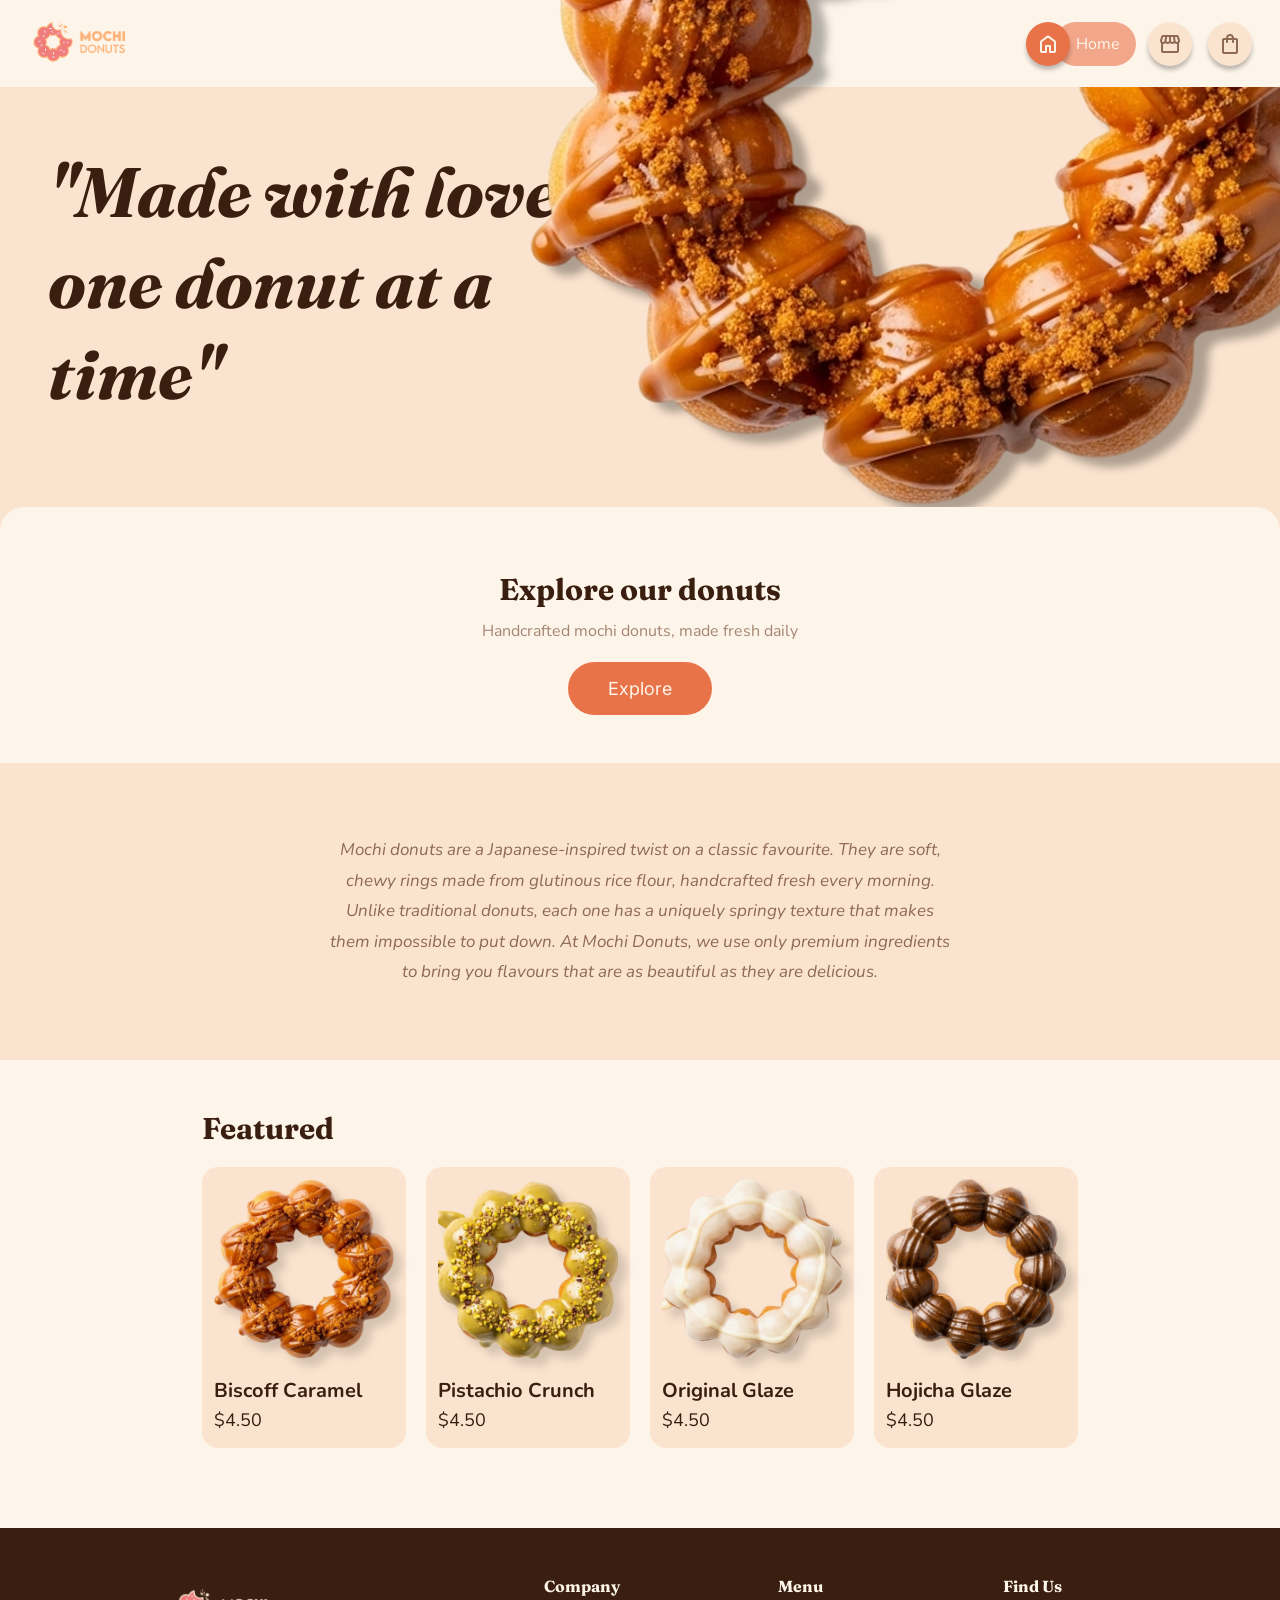
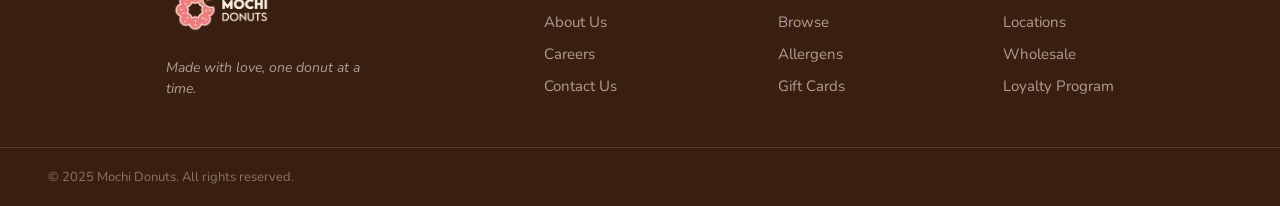
<file: index.html>
<!DOCTYPE html>
<html lang="en">

<head>
    <meta charset="UTF-8">
    <meta name="viewport" content="width=device-width, initial-scale=1.0">
    <title>Mochi Donuts</title>
    <link rel="stylesheet" href="css/style.css">
    <link href="https://fonts.googleapis.com/css2?family=Fraunces:ital,wght@0,400;0,700;1,400;1,700&family=Inter:wght@400;500;600&family=Nunito:wght@400;500;600;700&display=swap" rel="stylesheet">
    <link href="https://fonts.googleapis.com/css2?family=Material+Symbols+Rounded" rel="stylesheet">
</head>

<body>
    <!-- Top Navbar (Desktop) -->
    <header class="navbar">
        <div class="logo">
            <img src="images/logo.png" alt="mochi donuts logo">
        </div>

        <nav class="top-nav">
            <a href="index.html" class="nav-link active">
                <span class="nav-icon">
                    <span class="material-symbols-rounded">home</span>
                </span>
                <span class="nav-label">Home</span>
            </a>
            <a href="browse.html" class="nav-link">
                <span class="nav-icon">
                    <span class="material-symbols-rounded">storefront</span>
                </span>
            </a>
            <a href="cart.html" class="nav-link">
                <span class="nav-icon">
                    <span class="material-symbols-rounded">shopping_bag</span>
                    <span class="cart-number" id="cart-number"></span>
                </span>
            </a>
        </nav>
    </header>

    <!-- Page Content -->
    <main class="home-page">
        <!-- Hero Section -->
        <section class="hero">
            <h1 class="hero-text">"Made with love, <br>one donut at a time"</h1>
            <figure class="hero-image">
                <img src="images/biscoff.png" alt="Biscoff caramel donut">
            </figure>
        </section>

        <!-- CTA Section -->
        <div class="cta-section">
            <h2>Explore our donuts</h2>
            <p>Handcrafted mochi donuts, made fresh daily</p>
            <a href="browse.html" class="btn-browse">Explore</a>
        </div>

        <!-- Info Dividor Section -->
        <div class="info-strip">
            <p>Mochi donuts are a Japanese-inspired twist on a classic favourite. They are soft, chewy rings made from glutinous rice flour, handcrafted fresh every morning. Unlike traditional donuts, each one has a uniquely springy texture that makes them impossible to put down. At Mochi Donuts, we use only premium ingredients to bring you flavours that are as beautiful as they are delicious.</p>
        </div>

        <!-- Featured Section -->
        <section class="featured">
            <!-- Featured donuts -->
             <div class="featured-donuts">
                <h2>Featured</h2>
                <div class="featured-grid">
                </div>
             </div>
        </section>
    </main>

    <!-- Bottom Navbar (Mobile) -->
    <nav class="bottom-nav">
        <a href="index.html" class="nav-link active">
            <span class="nav-icon">
                <span class="material-symbols-rounded">home</span>
            </span>
            <span class="nav-label">Home</span>
        </a>
        <a href="browse.html" class="nav-link">
            <span class="nav-icon">
                <span class="material-symbols-rounded">storefront</span>
            </span>
        </a>
        <a href="cart.html" class="nav-link">
            <span class="nav-icon">
                <span class="material-symbols-rounded">shopping_bag</span>
                <span class="cart-number" id="cart-number-mobile"></span>
            </span>
        </a>
    </nav>

    <!-- Footer -->
    <footer class="footer">
        <div class="footer-top">
            <div class="footer-brand">
                <img src="images/logo_footer.png" alt="Mochi Donuts">
                <p>Made with love, one donut at a time.</p>
            </div>

            <div class="footer-col">
                <h4>Company</h4>
                <a href="#">About Us</a>
                <a href="#">Careers</a>
                <a href="#">Contact Us</a>
            </div>

            <div class="footer-col">
                <h4>Menu</h4>
                <a href="browse.html">Browse</a>
                <a href="#">Allergens</a>
                <a href="#">Gift Cards</a>
            </div>

            <div class="footer-col">
                <h4>Find Us</h4>
                <a href="#">Locations</a>
                <a href="#">Wholesale</a>
                <a href="#">Loyalty Program</a>
            </div>
        </div>

        <div class="footer-bottom">
            <p>&copy; 2025 Mochi Donuts. All rights reserved.</p>
        </div>
    </footer>

    <script src="js/data.js"></script>
    <script src="js/cart.js"></script>
    <script src="js/main.js"></script>
</body>
</html>
</file>
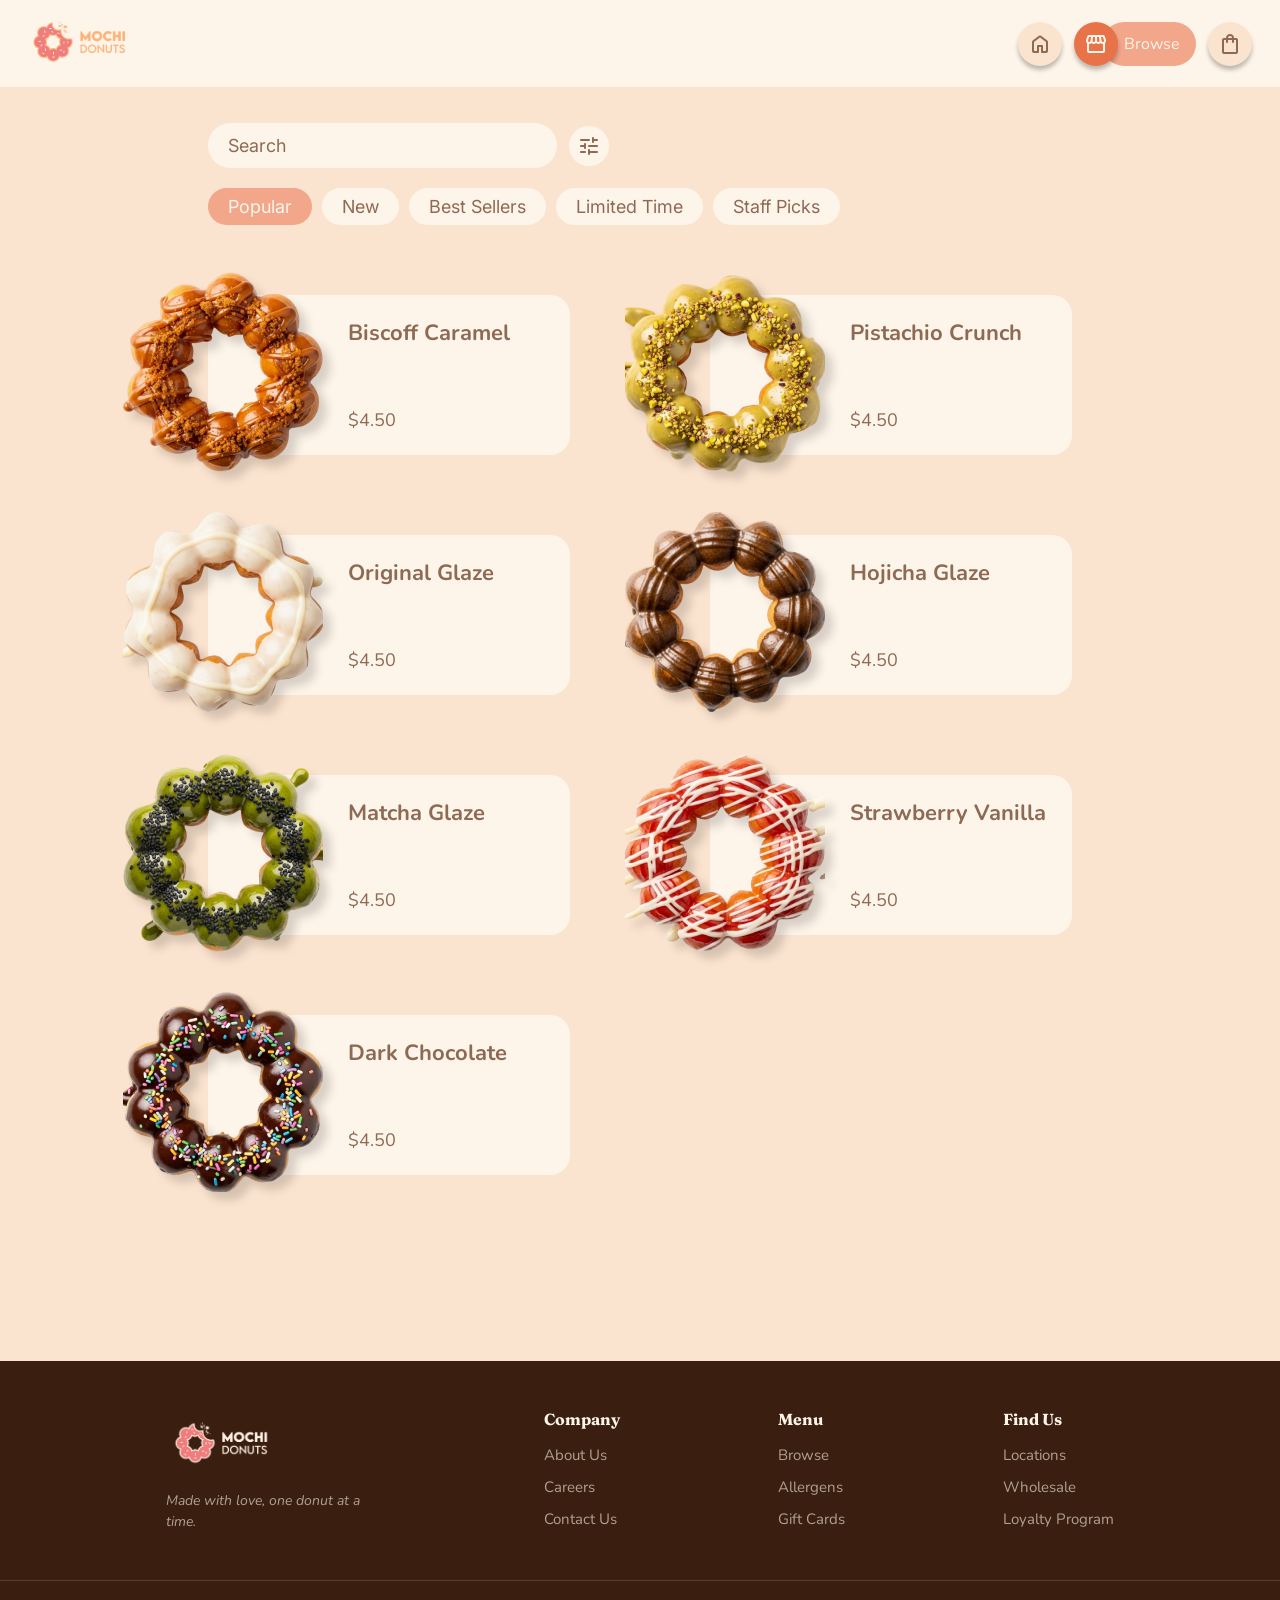
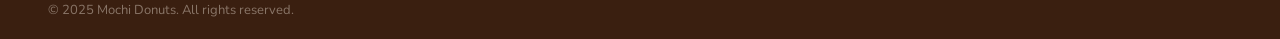
<file: browse.html>
<!DOCTYPE html>
<html lang="en">

<head>
    <meta charset="UTF-8">
    <meta name="viewport" content="width=device-width, initial-scale=1.0">
    <title>Mochi Donuts - Browse</title>
    <link rel="stylesheet" href="css/style.css">
    <link href="https://fonts.googleapis.com/css2?family=Fraunces:ital,wght@0,400;0,700;1,400;1,700&family=Inter:wght@400;500;600&family=Nunito:wght@400;500;600;700&display=swap" rel="stylesheet">
    <link href="https://fonts.googleapis.com/css2?family=Material+Symbols+Rounded" rel="stylesheet">
</head>

<body class="browse-body">
    <!-- Top Navbar (Desktop) -->
    <header class="navbar">
        <div class="logo">
            <img src="images/logo.png" alt="mochi donuts logo">
        </div>

        <nav class="top-nav">
            <a href="index.html" class="nav-link">
                <span class="nav-icon">
                    <span class="material-symbols-rounded">home</span>
                </span>
            </a>
            <a href="browse.html" class="nav-link active">
                <span class="nav-icon">
                    <span class="material-symbols-rounded">storefront</span>
                </span>
                <span class="nav-label">Browse</span>
            </a>
            <a href="cart.html" class="nav-link">
                <span class="nav-icon">
                    <span class="material-symbols-rounded">shopping_bag</span>
                    <span class="cart-number" id="cart-number"></span>
                </span>
            </a>
        </nav>
    </header>

    <!-- Page Content -->
    <main class="browse-page">
        <!-- Search + Filter -->
        <search>
            <input type="text" id="search-input" placeholder="Search">
            <button class="btn-filter" aria-label="Filter">
                <span class="material-symbols-rounded">tune</span>
            </button>
        </search>

        <!-- Category list -->
        <nav class="category-tabs" aria-label="Categories">
            <button class="category-tab active">Popular</button>
            <button class="category-tab">New</button>
            <button class="category-tab">Best Sellers</button>
            <button class="category-tab">Limited Time</button>
            <button class="category-tab">Staff Picks</button>
        </nav>

        <!-- Product grid -->
        <section class="product-grid">
        </section>
    </main>

    <!-- Bottom Navbar (Mobile) -->
    <nav class="bottom-nav">
        <a href="index.html" class="nav-link">
            <span class="nav-icon">
                <span class="material-symbols-rounded">home</span>
            </span>
        </a>
        <a href="browse.html" class="nav-link active">
            <span class="nav-icon">
                <span class="material-symbols-rounded">storefront</span>
            </span>
            <span class="nav-label">Browse</span>
        </a>
        <a href="cart.html" class="nav-link">
            <span class="nav-icon">
                <span class="material-symbols-rounded">shopping_bag</span>
                <span class="cart-number" id="cart-number-mobile"></span>
            </span>
        </a>
    </nav>

    <!-- Footer -->
    <footer class="footer">
        <div class="footer-top">
            <div class="footer-brand">
                <img src="images/logo_footer.png" alt="Mochi Donuts">
                <p>Made with love, one donut at a time.</p>
            </div>

            <div class="footer-col">
                <h4>Company</h4>
                <a href="#">About Us</a>
                <a href="#">Careers</a>
                <a href="#">Contact Us</a>
            </div>

            <div class="footer-col">
                <h4>Menu</h4>
                <a href="browse.html">Browse</a>
                <a href="#">Allergens</a>
                <a href="#">Gift Cards</a>
            </div>

            <div class="footer-col">
                <h4>Find Us</h4>
                <a href="#">Locations</a>
                <a href="#">Wholesale</a>
                <a href="#">Loyalty Program</a>
            </div>
        </div>

        <div class="footer-bottom">
            <p>&copy; 2025 Mochi Donuts. All rights reserved.</p>
        </div>
    </footer>
    
    <script src="js/data.js"></script>
    <script src="js/cart.js"></script>
    <script src="js/main.js"></script>
</body>
</html>
</file>
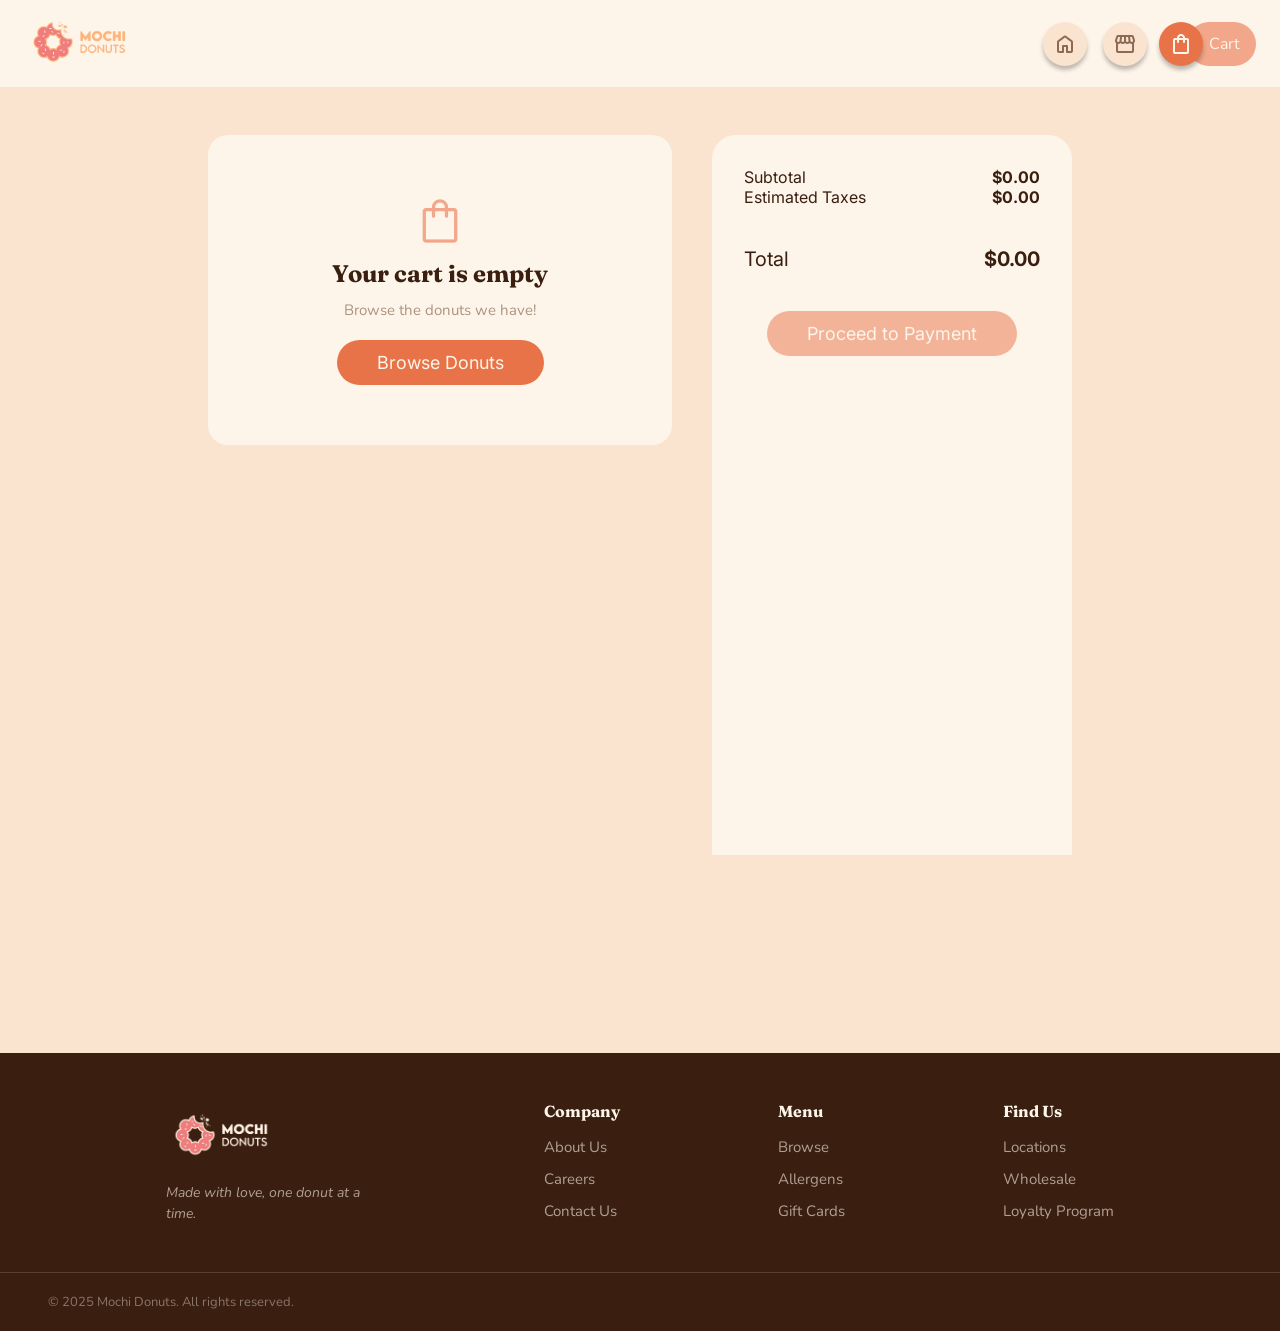
<file: cart.html>
<!DOCTYPE html>
<html lang="en">

<head>
    <meta charset="UTF-8">
    <meta name="viewport" content="width=device-width, initial-scale=1.0">
    <title>Mochi Donuts - Cart</title>
    <link rel="stylesheet" href="css/style.css">
    <link href="https://fonts.googleapis.com/css2?family=Fraunces:ital,wght@0,400;0,700;1,400;1,700&family=Inter:wght@400;500;600&family=Nunito:wght@400;500;600;700&display=swap" rel="stylesheet">
    <link href="https://fonts.googleapis.com/css2?family=Material+Symbols+Rounded" rel="stylesheet">
</head>

<body>
    <!-- Top Navbar (Desktop) -->
    <header class="navbar">
        <div class="logo">
            <img src="images/logo.png" alt="mochi donuts logo">
        </div>

        <nav class="top-nav">
            <a href="index.html" class="nav-link">
                <span class="nav-icon">
                    <span class="material-symbols-rounded">home</span>
                </span>
            </a>
            <a href="browse.html" class="nav-link">
                <span class="nav-icon">
                    <span class="material-symbols-rounded">storefront</span>
                </span>
            </a>
            <a href="cart.html" class="nav-link active">
                <span class="nav-icon">
                    <span class="material-symbols-rounded">shopping_bag</span>
                    <span class="cart-number" id="cart-number"></span>
                </span>
                <span class="nav-label">Cart</span>
            </a>
        </nav>
    </header>

    <!-- Page Content -->
    <main class="cart-page">

        <!-- Cart items -->
        <section class="cart-items">
        </section>

        <!-- Order summary -->
        <aside class="order-summary">
            <!-- Summary state -->
             <div id="summary-view">
                <p class="summary-row"><span>Subtotal</span><span class="summary-subtotal">$0.00</span></p>
                <p class="summary-row"><span>Estimated Taxes</span><span class="summary-tax">$0.00</span></p>
                <p class="summary-total"><span>Total</span><span class="summary-total-price">$0.00</span></p>
                <!-- Proceed to payment button -->
                <button class="btn-add-cart" id="btn-proceed">Proceed to Payment</button>
             </div>

            <!-- Payment form state -->
            <div id="payment-view" class="hidden">
                <!-- Close Button -->
                <a href="cart.html" class="btn-close-panel">
                    <span class="material-symbols-rounded">close</span>
                </a>

                <h2>Delivery Details</h2>
                <form id="payment-form">
                    <input type="text" placeholder="Full Name" required>
                    <input type="email" placeholder="Email" required>
                    <input type="tel" placeholder="Phone" required>
                    <input type="text" placeholder="Address" required>
                    <h2>Payment Details</h2>
                    <input type="text" placeholder="Card Number" required>
                    <div class="card-row">
                        <input type="text" placeholder="Expiry" required>
                        <input type="text" placeholder="CVV" required>
                    </div>
                    <button type="submit" class="btn-add-cart">Pay</button>
                </form>
            </div>

            <!-- Success state -->
            <div id="success-view" class="hidden">
                <span class="material-symbols-rounded success-icon">check_circle</span>
                <h2>Payment Successful</h2>
                <p id="success-message">Your payment has been successfully completed.</p>
                <button class="btn-add-cart" id="btn-okay">Okay</button>
            </div>

        </aside>

        <!-- Delivery details + Confirmation -->
    </main>

    <!-- Bottom Navbar (Mobile) -->
    <nav class="bottom-nav">
        <a href="index.html" class="nav-link">
            <span class="nav-icon">
                <span class="material-symbols-rounded">home</span>
            </span>
        </a>
        <a href="browse.html" class="nav-link">
            <span class="nav-icon">
                <span class="material-symbols-rounded">storefront</span>
            </span>
        </a>
        <a href="cart.html" class="nav-link active">
            <span class="nav-icon">
                <span class="material-symbols-rounded">shopping_bag</span>
                <span class="cart-number" id="cart-number-mobile"></span>
            </span>
            <span class="nav-label">Cart</span>
        </a>
    </nav>

    <!-- Footer -->
    <footer class="footer">
        <div class="footer-top">
            <div class="footer-brand">
                <img src="images/logo_footer.png" alt="Mochi Donuts">
                <p>Made with love, one donut at a time.</p>
            </div>

            <div class="footer-col">
                <h4>Company</h4>
                <a href="#">About Us</a>
                <a href="#">Careers</a>
                <a href="#">Contact Us</a>
            </div>

            <div class="footer-col">
                <h4>Menu</h4>
                <a href="browse.html">Browse</a>
                <a href="#">Allergens</a>
                <a href="#">Gift Cards</a>
            </div>

            <div class="footer-col">
                <h4>Find Us</h4>
                <a href="#">Locations</a>
                <a href="#">Wholesale</a>
                <a href="#">Loyalty Program</a>
            </div>
        </div>

        <div class="footer-bottom">
            <p>&copy; 2025 Mochi Donuts. All rights reserved.</p>
        </div>
    </footer>

    <!-- For Modal Overlay -->
    <div class="modal-overlay"></div>

    <script src="js/data.js"></script>
    <script src="js/cart.js"></script>
    <script src="js/main.js"></script>
</body>
</html>
</file>
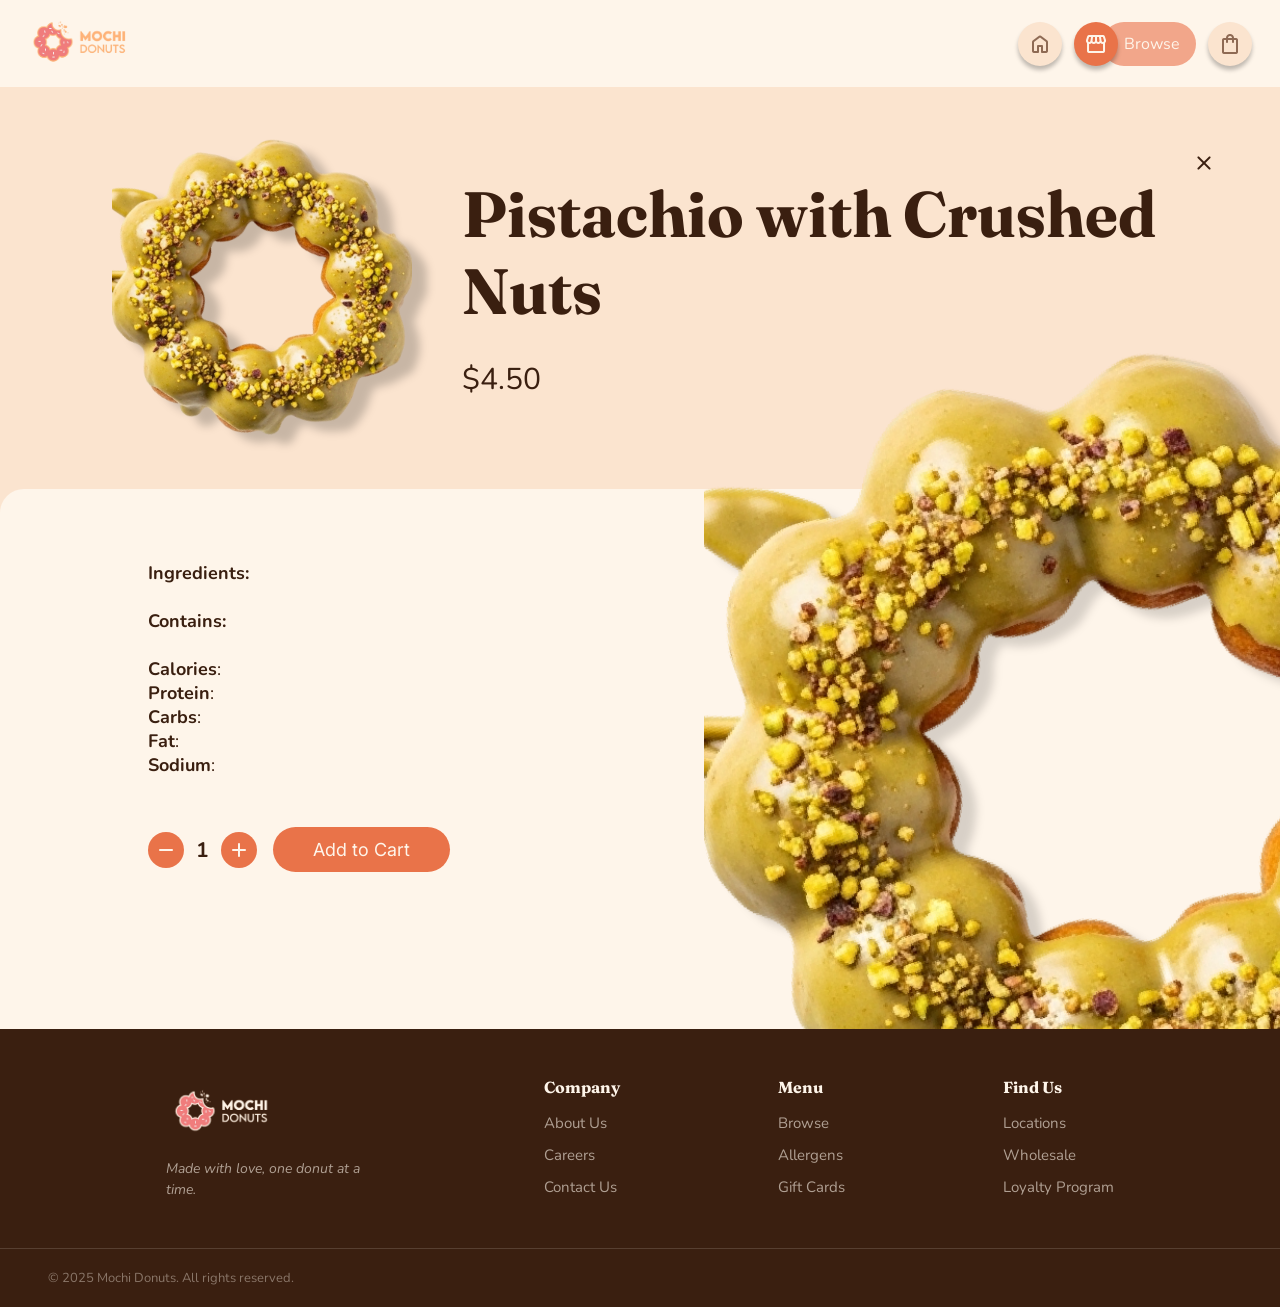
<file: product.html>
<!DOCTYPE html>
<html lang="en">

<head>
    <meta charset="UTF-8">
    <meta name="viewport" content="width=device-width, initial-scale=1.0">
    <title>Mochi Donuts - Product</title>
    <link rel="stylesheet" href="css/style.css">
    <link href="https://fonts.googleapis.com/css2?family=Fraunces:ital,wght@0,400;0,700;1,400;1,700&family=Inter:wght@400;500;600&family=Nunito:wght@400;500;600;700&display=swap" rel="stylesheet">
    <link href="https://fonts.googleapis.com/css2?family=Material+Symbols+Rounded" rel="stylesheet">
</head>

<body>
    <!-- Top Navbar (Desktop) -->
    <header class="navbar">
        <div class="logo">
            <img src="images/logo.png" alt="mochi donuts logo">
        </div>

        <nav class="top-nav">
            <a href="index.html" class="nav-link">
                <span class="nav-icon">
                    <span class="material-symbols-rounded">home</span>
                </span>
            </a>
            <a href="browse.html" class="nav-link active">
                <span class="nav-icon">
                    <span class="material-symbols-rounded">storefront</span>
                </span>
                <span class="nav-label">Browse</span>
            </a>
            <a href="cart.html" class="nav-link">
                <span class="nav-icon">
                    <span class="material-symbols-rounded">shopping_bag</span>
                    <span class="cart-number" id="cart-number"></span>
                </span>
            </a>
        </nav>
    </header>

    <!-- Page Content -->
    <main class="product-page">
        <!-- Donut + Title / Price -->
        <section class="product-hero">
            <figure class="product-thumbnail">
                <img src="images/pistachio.png" alt="Pistachio donut">
            </figure>
            <div class="product-header">
                <h1>Pistachio with Crushed Nuts</h1>
                <p class="product-price">$4.50</p>
            </div>

            <!-- Close Button -->
            <a href="browse.html" class="btn-close">
                <span class="nav-icon">
                    <span class="material-symbols-rounded">close</span>
                </span>
            </a>
        </section>

        <!-- Product Details -->
        <section class="product-details">
            <!-- Mobile Header Text -->
            <div class="product-header product-header-mobile">
                <h1>Pistachio with Crushed Nuts</h1>
                <p class="product-price">$4.50</p>
            </div>

            <div class="product-info">
                <!-- Nutrition Info -->
                <p><strong>Ingredients:</strong> <span id="product-ingredients"></span></p>
                <br>
                <p><strong>Contains:</strong> <span id="product-contains"></span></p>
                <br>
                <p><strong>Calories</strong>: <span id="product-calories"></span></p>
                <p><strong>Protein</strong>: <span id="product-protein"></span></p>
                <p><strong>Carbs</strong>: <span id="product-carbs"></span></p>
                <p><strong>Fat</strong>: <span id="product-fat"></span></p>
                <p><strong>Sodium</strong>: <span id="product-sodium"></span></p>

                <!-- Quantity + Add to Cart Button -->
                <div class="product-actions">
                    <div class="quantity-selector">
                        <button class="btn-qty btn-minus">
                            <span class="material-symbols-rounded">remove</span>
                        </button>
                        <h3>1</h3>
                        <button class="btn-qty btn-plus">
                            <span class="material-symbols-rounded">add</span>
                        </button>
                    </div>
                    <button class="btn-add-cart">Add to Cart</button>
                </div>
            </div>

            <!-- Large Donut Image -->
            <figure class="product-hero-image">
                <img src="images/pistachio.png" alt="Pistachio donut">
            </figure>
        </section>
    </main>

    <div class="cart-notif" id="cart-notif">
        <span class="material-symbols-rounded">check_circle</span>
        <p>Added to Cart!</p>
    </div>

    <!-- Bottom Navbar (Mobile) -->
    <nav class="bottom-nav">
        <a href="index.html" class="nav-link">
            <span class="nav-icon">
                <span class="material-symbols-rounded">home</span>
            </span>
        </a>
        <a href="browse.html" class="nav-link active">
            <span class="nav-icon">
                <span class="material-symbols-rounded">storefront</span>
            </span>
            <span class="nav-label">Browse</span>
        </a>
        <a href="cart.html" class="nav-link">
            <span class="nav-icon">
                <span class="material-symbols-rounded">shopping_bag</span>
                <span class="cart-number" id="cart-number-mobile"></span>
            </span>
        </a>
    </nav>

    <!-- Footer -->
    <footer class="footer">
        <div class="footer-top">
            <div class="footer-brand">
                <img src="images/logo_footer.png" alt="Mochi Donuts">
                <p>Made with love, one donut at a time.</p>
            </div>

            <div class="footer-col">
                <h4>Company</h4>
                <a href="#">About Us</a>
                <a href="#">Careers</a>
                <a href="#">Contact Us</a>
            </div>

            <div class="footer-col">
                <h4>Menu</h4>
                <a href="browse.html">Browse</a>
                <a href="#">Allergens</a>
                <a href="#">Gift Cards</a>
            </div>

            <div class="footer-col">
                <h4>Find Us</h4>
                <a href="#">Locations</a>
                <a href="#">Wholesale</a>
                <a href="#">Loyalty Program</a>
            </div>
        </div>

        <div class="footer-bottom">
            <p>&copy; 2025 Mochi Donuts. All rights reserved.</p>
        </div>
    </footer>

    <script src="js/data.js"></script>
    <script src="js/cart.js"></script>
    <script src="js/main.js"></script>
</body>
</html>
</file>
<file: css/style.css>
:root {
    --cream: #FEF5EA;
    --pale: #FBE4CF;
    --peach: #F2A68A;
    --orange: #E97349;
    --brown:  #8E6A54;
    --dark-brown: #3A1F10;
}

* {
    margin: 0;
    padding: 0;
    box-sizing: border-box;
}

body {
    background-color: var(--pale);
    color: var(--dark-brown);
    font-family: 'Nunito', sans-serif;
}

html, body {
    overflow-x: hidden;
}

/* ----------------
Footer
---------------- */
.footer {
    background-color: var(--dark-brown);
    position: relative;
    z-index: 10;
}

.footer-top {
    display: flex;
    justify-content: space-evenly;
    padding: 48px;
    gap: 40px;
}

.footer-brand {
    display: flex;
    flex-direction: column;
    gap: 16px;
    max-width: 220px;
}

.footer-brand img {
    height: 65px;
    width: fit-content;
}

.footer-brand p {
    color: var(--cream);
    opacity: 0.6;
    font-size: 14px;
    font-style: italic;
    line-height: 1.5;
}

.footer-col {
    display: flex;
    flex-direction: column;
    gap: 12px;
}

.footer-col h4 {
    color: var(--cream);
    font-family: 'Fraunces', serif;
    font-size: 16px;
    margin-bottom: 4px;
}

.footer-col a {
    text-decoration: none;
    color: var(--cream);
    font-size: 15px;
    opacity: 0.6;
    transition: opacity 0.2s ease;
}

.footer-col a:hover {
    opacity: 1;
}

.footer-bottom {
    border-top: 1px solid rgba(254, 245, 234, 0.15);
    padding: 20px 48px;
}

.footer-bottom p {
    color: var(--cream);
    font-size: 13px;
    opacity: 0.4;
}

/* ----------------
Desktop Navbar 
---------------- */
.navbar {
    display: flex;
    justify-content: space-between;
    align-items: center;
    padding: 8px 24px;
    background-color: var(--cream);
    position: relative;
}

.browse-body .navbar {
    position: sticky;
    top: 0;
    z-index: 100;
}

.navbar::after {
    content: '';
    position: absolute;
    top: 0;
    right: 0;
    width: 280px;
    height: 100%;
    background-color: var(--cream);
    z-index: 9;
}

.logo img {
    height: 65px;
}

.top-nav {
    display: flex;
    align-items: center;
    gap: 8px;
    z-index: 10;
}

.top-nav .nav-link {
    display: flex;
    align-items: center;
    gap: 8px;
    text-decoration: none;
    color: var(--brown);
    border-radius: 20px;
    padding: 4px;
}

/* Icon circle */
.top-nav .nav-icon {
    display: flex;
    align-items: center;
    justify-content: center;
    width: 44px;
    height: 44px;
    border-radius: 100px;
    background-color: var(--pale);
    box-shadow: 0 4px 4px rgba(0,0,0,0.25);
    transition: all ease 0.3s;
}

.top-nav .nav-icon:hover {
    color: var(--orange);
}

/* Active button */
.top-nav .nav-link.active {
    padding: 0;
    gap: 0;
}

/* Active button icon */
.top-nav .nav-link.active .nav-icon {
    background-color: var(--orange);
    color: var(--cream);
    box-shadow: 0 4px 4px rgba(0,0,0,0.25);
    position: relative;
}

/* Active button text */
.top-nav .nav-link.active .nav-label {
    display: flex;
    align-items: center;
    background-color: var(--peach);
    color: var(--cream);
    height: 44px;
    padding: 0 16px 0 22px;
    border-radius: 36px;
    margin-left: -16px;
}

/* Google Symbols */
.top-nav .material-symbols-rounded {
    font-size: 24px;
}

.bottom-nav {
    display: none;
}

/* Cart Icon Product Number */
.nav-icon {
    position: relative;
}

.cart-number {
    position: absolute;
    top: -4px;
    right: -4px;
    background-color: var(--orange);
    color: var(--cream);
    font-size: 11px;
    width: 18px;
    height: 18px;
    border-radius: 50%;
    display: flex;
    align-items: center;
    justify-content: center;
    opacity: 0;
}

.cart-number.visible {
    opacity: 1;
}


/* ******************************************************* */
/* Index Page */
/* ******************************************************* */

/* ----------------
Hero Section
---------------- */
.hero {
    position: relative;
    display: flex;
    align-items: flex-start;
    background-color: var(--pale);
    padding: 60px 48px;
    min-height: 420px;
}

.hero-text {
    font-size: 70px;
    font-style: italic;
    font-family: 'Fraunces', serif;
    color: var(--dark-brown);
    max-width: 50%;
    line-height: 1.3;
    position: relative;
    z-index: 1;
}

.hero-image {
    position: absolute;
    right: -50px;
    top: -380px;
    margin: 0;
    z-index: 1;
}

.hero-image img {
    filter: drop-shadow(15px 10px 4px rgba(0, 0, 0, 0.3));
}

/* ----------------
Featured Section
---------------- */
/* CTA Section */
.cta-section {
    background-color: var(--cream);
    border-radius: 24px 24px 0 0;
    position: relative;
    z-index: 2;
    display: flex;
    flex-direction: column;
    align-items: center;
    gap: 12px;
    padding: 64px 48px 48px;
    text-align: center;
    animation: slideUp 0.6s ease;
}

.cta-section h2 {
    font-family: 'Fraunces', serif;
    font-size: 30px;
    color: var(--dark-brown);
}

.cta-section p {
    font-size: 16px;
    color: var(--brown);
    opacity: 0.8;
}

.btn-browse {
    display: inline-block;
    text-decoration: none;
    font-family: 'Inter', sans-serif;
    background-color: var(--orange);
    color: var(--cream);
    padding: 16px 40px;
    border-radius: 30px;
    font-size: 18px;
    margin: 8px 0 0;
}

/* ----------------
Info Strip Section
---------------- */
.info-strip {
    background-color: var(--pale);
    padding: 72px 48px;
    display: flex;
    justify-content: center;
    animation: slideUp 1s ease;
}

.info-strip p {
    max-width: 620px;
    text-align: center;
    color: var(--brown);
    font-size: 17px;
    line-height: 1.8;
    font-family: 'Nunito', sans-serif;
    font-style: italic;
}

/* ----------------
Featured Section
---------------- */
.featured {
    background-color: var(--cream);
    padding: 0 48px 80px;
    position: relative;
    z-index: 2;
    display: flex;
    flex-direction: column;
    align-items: center;
    animation: slideUp 1s ease;
}

.featured h2 {
    font-size: 30px;
    font-family: 'Fraunces', serif;
    margin: 50px auto 20px;
    max-width: 1080px;
    width: 100%;
    color: var(--dark-brown);
}


/* Donut Cards */
.featured-grid {
    display: flex;
    gap: 20px;
    width: 100%;
    max-width: 1080px;
    margin: 0 auto;
}

.donut-card {
    background-color: var(--pale);
    text-decoration: none;
    border-radius: 16px;
    padding: 12px 12px 16px;
    cursor: pointer;
    flex: 1;
    transition: 0.3s ease;
}

.donut-card:hover {
    background-color: var(--peach);
}

.donut-card figure {
    margin: 0 0 12px;
}

.featured-grid .donut-card figure img {
    width: 100%;
    height: 180px;
    object-fit: contain;
    filter: drop-shadow(8px 8px 4px rgba(0, 0, 0, 0.15));
}

.donut-card h3 {
    font-size: 20px;
    color: var(--dark-brown);
    margin-bottom: 4px;
    transition: 0.3s ease;
}

.donut-card:hover h3 {
  color: var(--cream);
}

.donut-card p {
    font-size: 18px;
    color: var(--dark-brown);
    transition: 0.3s ease;
}

.donut-card:hover p {
  color: var(--cream);
}


/* ******************************************************* */
/* Browse Page */
/* ******************************************************* */
.browse-page {
    padding: 36px 48px;
    display: flex;
    flex-direction: column;
    gap: 20px;
    width: 75%;
    margin: 0 auto 150px;
}

/* Search Bar + filter */
search {
    display: flex;
    align-items: center;
    gap: 12px;
}

search input {
    flex: 0.4;
    padding: 12px 20px;
    border: none;
    border-radius: 100px;
    background-color: var(--cream);
    font-family: 'Inter', sans-serif;
    font-size: 18px;
    color: var(--dark-brown);
    outline: none;
}

search input::placeholder {
    color: var(--brown);
}

.btn-filter {
    display: flex;
    align-items: center;
    justify-content: center;
    width: 40px;
    height: 40px;
    border-radius: 100px;
    border: none;
    background-color: var(--cream);
    color: var(--brown);
    cursor: pointer;
}

/* Category tabs */
.category-tabs {
    display: flex;
    gap: 10px;
}

.category-tab {
    padding: 8px 20px;
    border-radius: 100px;
    border: none;
    color: var(--brown);
    background-color: var(--cream);
    font-family: 'Inter', sans-serif;
    font-size: 18px;
    cursor: pointer;
}

.category-tab.active {
    background-color: var(--peach);
    color: var(--cream);
}

/* Donut Product Grid */
.product-grid {
    display: grid;
    grid-template-columns: repeat(2,1fr);
    margin-top: 50px;
    gap: 80px 140px;
}

.product-grid .donut-card {
    display: flex;
    align-items: center;
    padding: 20px 24px 20px 140px;
    border-radius: 20px;
    position: relative;
    overflow-y: visible;
    min-height: 160px;
    background-color: var(--cream);
}

.product-grid .donut-card:hover {
    background-color: var(--peach);
}

.product-grid .donut-card figure {
    position: absolute;
    left: -85px;
    top: 50%;
    transform: translateY(-50%);
}


.product-grid .donut-card figure img {
    width: 200px;
    height: 200px;
    filter: drop-shadow(8px 8px 4px rgba(0, 0, 0, 0.15));
}

.product-grid .donut-card .card-info {
    display: flex;
    flex-direction: column;
    gap: 50px;
}

.card-info h3 {
    font-size: 22px;
    color: var(--brown);
    margin-bottom: 10px;
}

.card-info p {
    font-size: 18px;
    color: var(--brown);
}

/* ******************************************************* */
/* Product Page */
/* ******************************************************* */
/* Hide Mobile Header */
.product-header-mobile {
    display: none;
}

/* Product Detail Header */
.product-page .product-hero {
    background-color: var(--pale);
    padding: 48px;
    min-height: 40vh;
    display: flex;
    align-items: center;
    gap: 50px;
    position: relative;
    margin-left: 5%;
}

.product-hero .product-thumbnail img {
    width: 300px;
    height: 300px;
    filter: drop-shadow(15px 10px 4px rgba(0, 0, 0, 0.2));
}

.product-header h1 {
    font-family: 'Fraunces', serif;
    font-size: 64px;
    color: var(--dark-brown);
    line-height: 1.2;
    margin-bottom: 30px;
}

.product-header p {
    font-size: 30px;
    color: var(--dark-brown);
}

.btn-close {
    position: absolute;
    top: 64px;
    right: 64px;
    color: var(--dark-brown);
}

.product-details {
    background-color: var(--cream);
    border-radius: 24px 24px 0 0;
    padding: 48px;
    position: relative;
    display: flex;
    min-height: 60vh;
    animation: slideUp 0.3s ease;
}

/* Product Info Section */
.product-info {
    display: flex;
    flex-direction: column;
    max-width: 45%;
    font-size: 18px;
    color: var(--dark-brown);
    margin: 24px 0 0 100px;
}

/* Quantity / Add to Cart */
.product-actions {
    display: flex;
    align-items: center;
    gap: 16px;
    margin-top: 50px;
}

.quantity-selector {
    display: flex;
    align-items: center;
    gap: 12px;
}

.btn-qty {
    display: flex;
    align-items: center;
    justify-content: center;
    width: 36px;
    height: 36px;
    border-radius: 100px;
    border: none;
    background-color: var(--orange);
    color: var(--cream);
    cursor: pointer;
}

.product-info h3 {
    color: var(--dark-brown);
    font-size: 21px;
}

.btn-add-cart {
    text-decoration: none;
    font-family: 'Inter', sans-serif;
    background-color: var(--orange);
    color: var(--cream);
    padding: 12px 40px;
    border-radius: 30px;
    border: none;
    font-size: 18px;
    cursor: pointer;
}

.product-hero-image {
    position: absolute;
    bottom: -150px;
    right: -20vw;
}

.product-hero-image img {
    width: min(65vw, 950px);
    height: min(65vw, 950px);
    filter: drop-shadow(15px 10px 4px rgba(0, 0, 0, 0.15));
    animation: slideLeft 1s ease;
}

.cart-notif {
    position: fixed;
    background-color: var(--dark-brown);
    color: var(--cream);
    padding: 14px 22px;
    top: 20px;
    left: 50%;
    transform: translateX(-50%) translateY(-12px);
    border-radius: 100px;
    z-index: 10;
    font-size: 15px;
    opacity: 0;
    transition: opacity 0.3s ease, transform 0.3s ease;
    box-shadow: 0 4px 20px rgba(0, 0, 0, 0.2);
    text-align: center;
    display: flex;
    align-items: center;
    gap: 8px;
}

.cart-notif.show {
    opacity: 1;
    transform: translateX(-50%) translateY(0);
}

/* ******************************************************* */
/* Cart Page */
/* ******************************************************* */
.cart-page {
    display: flex;
    gap: 40px;
    padding: 48px;
    width: 75%;
    margin: 0 auto 150px;
}

/* Cart items list */
.cart-items {
    display: flex;
    flex-direction: column;
    gap: 20px;
    flex: 1;
}

.cart-card {
    display: flex;
    align-items: center;
    background-color: var(--cream);
    border-radius: 20px;
    padding: 16px 24px;
    gap: 20px;
}

.cart-card figure img {
    width: 110px;
    height: 110px;
    filter: drop-shadow(5px 5px 4px rgba(0, 0, 0, 0.15));
}

.cart-card-info {
    display: flex;
    flex-direction: column;
    gap: 8px;
    flex: 1;
}

.cart-card-info h3 {
    font-family: 'Inter', sans-serif;
    font-size: 20px;
    color: var(--dark-brown);
}

.cart-card-info p {
    font-size: 20px;
    color: var(--dark-brown);
}

.cart-quantity {
    display: flex;
    align-items: center;
    gap: 12px;
}

/* Order Summary */
.order-summary {
    display: flex;
    flex-direction: column;
    gap: 12px;
    background-color: var(--cream);
    border-radius: 24px 24px 0 0;
    padding: 32px;
    width: 360px;
    min-height: calc(80vh);
}

.summary-row {
    display: flex;
    justify-content: space-between;
    font-size: 16px;
    color: var(--dark-brown);
    font-family: 'Inter', sans-serif;
}

.summary-total {
    display:flex;
    justify-content: space-between;
    color: var(--dark-brown);
    font-family: 'Inter', sans-serif;
    font-size: 20px;
    margin-top: 40px;
}

/* Price Totals */
.summary-subtotal,
.summary-tax,
.summary-total-price {
    font-weight: 700;
}

/* Proceed to payment Button */
.order-summary .btn-add-cart {
    display: flex;
    margin: 40px auto 0;
}

.order-summary h2 {
    font-family: 'Inter', sans-serif;
    font-size: 18px;
    font-weight: 700;
    color: var(--dark-brown);
    margin-bottom: 12px;
}

/* Payment Form */
#payment-view {
    padding: 8px;
}

#payment-form {
    display: flex;
    flex-direction: column;
    gap: 10px;
}

#payment-form input {
    padding: 12px 16px;
    border: none;
    border-radius: 30px;
    background-color: var(--pale);
    font-family: 'Nunito', sans-serif;
    font-size: 15px;
    color: var(--dark-brown);
    outline: none;
    width: 100%;
}

#payment-form input::placeholder {
    color: var(--brown);
}

#payment-form h2 {
    margin-top: 20px;
    margin-bottom: 0;
}

.card-row {
    display: flex;
    gap: 10px;
    width: 100%;
}

/* Success Screen */
#success-view {
    display: flex;
    flex-direction: column;
    align-items: center;
    text-align: center;
    gap: 12px;
    padding-top: 40px;
    animation: slideUp 0.3s ease;
}

.success-icon {
    font-size: 56px !important;
    color: green;
    margin-bottom: 10px;
}

#success-view .btn-add-cart {
    margin-top: 10px;
}

.hidden {
    display: none;
}

/* Make sure success is hidden */
#success-view.hidden {
    display: none !important;
}

/* Disable quantity editing when paying */
body:has(#payment-view:not(.hidden)) .cart-card button,
body:has(#payment-view:not(.hidden)) .cart-card .btn-qty {
    pointer-events: none;
    opacity: 0.5;
    cursor: not-allowed;
}

#payment-view,
#success-view {
    position: relative;
}

/* Close Button */
.btn-close-panel {
    position: absolute;
    top: 8px;
    right: 8px;
    color: var(--dark-brown);
}

/* Empty Cart */
.cart-empty {
    display: flex;
    flex-direction: column;
    align-items: center;
    gap: 12px;
    padding: 60px 24px;
    background-color: var(--cream);
    border-radius: 20px;
}

.cart-empty-icon {
    font-size: 52px !important;
    color: var(--peach);
}

.cart-empty h3 {
    font-family: 'Fraunces', serif;
    font-size: 24px;
    color: var(--dark-brown);
}

.cart-empty p {
    font-size: 15px;
    color: var(--brown);
    opacity: 0.7;
}

.cart-empty .btn-add-cart {
    margin-top: 8px;
    text-decoration: none;
}

/* ******************************************************* */
/* Mobile: 390px x 844px */
/* ******************************************************* */

@media (max-width: 768px) {
    /* Hiding top nav elements */
    .top-nav {
        display: none;
    }
    
    .navbar::after {
        display: none;
    }

    .navbar {
        justify-content: center;
    }

    .logo img {
        height: 64px;
    }

    /* ----------------
    Mobile Navbar 
    ---------------- */
    .bottom-nav {
        display: flex;
        align-items: center;
        gap: 8px;
        z-index: 100;
        position: fixed;
        bottom: 20px;
        left: 50%;
        transform: translateX(-50%);
        width: fit-content;
        background-color: var(--cream);
        border-radius: 100px;
        padding: 10px 12px;
        box-shadow: 0 4px 4px rgba(0, 0, 0, 0.25);
    }

    .bottom-nav .nav-link {
        display: flex;
        align-items: center;
        gap: 8px;
        text-decoration: none;
        color: var(--brown);
        border-radius: 20px;
        padding: 4px;
    }

    /* Icon circle */
    .bottom-nav .nav-icon {
        display: flex;
        align-items: center;
        justify-content: center;
        width: 44px;
        height: 44px;
        border-radius: 100px;
        background-color: var(--pale);
        box-shadow: 0 4px 4px rgba(0,0,0,0.25);
        transition: all ease 0.3s;
    }

    .bottom-nav .nav-icon:hover {
        color: var(--orange);
    }

    /* Active button */
    .bottom-nav .nav-link.active {
        padding: 0;
        gap: 0;
    }

    /* Active button icon */
    .bottom-nav .nav-link.active .nav-icon {
        background-color: var(--orange);
        color: var(--cream);
        box-shadow: 0 4px 4px rgba(0,0,0,0.25);
        position: relative;
    }

    /* Active button text */
    .bottom-nav .nav-link.active .nav-label {
        display: flex;
        align-items: center;
        background-color: var(--peach);
        color: var(--cream);
        height: 44px;
        padding: 0 16px 0 22px;
        border-radius: 36px;
        margin-left: -16px;
    }

    /* Google Symbols */
    .bottom-nav .material-symbols-rounded {
        font-size: 24px;
    }
    
    /* ----------------
    Footer
    ---------------- */
    .footer-top {
        flex-direction: column;
        align-items: center;
        text-align: center;
        padding: 48px 0 40px;
        gap: 36px;
    }

    .footer-brand {
        align-items: center;
        max-width: 260px;
    }

    .footer-col {
        align-items: center;
    }

    .footer-bottom {
        text-align: center;
        padding: 20px 0 110px;
    }

    /* ******************************************************* */
    /* Index Page */
    /* ******************************************************* */

    /* ----------------
    Hero Section
    ---------------- */
    .hero {
        flex-direction: column;
        align-items: center;
        background-color: var(--pale);
        padding: 24px 24px 0;
        min-height: unset;
    }

    .hero-text {
        font-size: 36px;
        max-width: 100%;
    }

    .hero-image {
        position: relative;
        right: auto;
        top: auto;
        margin: 16px auto -70px;
        z-index: 10;
    }

    .hero-image img {
        width: 300px;
        height: 300px;
    }


    /* ----------------
    CTA Section
    ---------------- */
    /* CTA Section */
    .cta-section {
        padding: 100px 0 80px;
    }

    .cta-section h2 {
        margin-bottom: 0 !important;
    }

    .cta-section p {
        font-size: 16px;
        color: var(--brown);
        opacity: 0.8;
    }

   /* ----------------
    Info Section
    ---------------- */
    /* Info Strip Section */
    .info-strip {
        order: -1;
    }

    /* ----------------
    Featured Section
    ---------------- */
    .featured {
        gap: 16px;
        padding: 0 20px 80px;
    }



    .btn-browse {
        display: block;
        margin: 16;
    }

    /* Donut Cards */
    .featured-grid {
        display: grid;
        grid-template-columns: repeat(2, 1fr);
        gap: 20px;
    }

    .donut-card img {
        height: 130px;
    }

    /* ******************************************************* */
    /* Browse Page */
    /* ******************************************************* */
    .browse-page {
        padding: 20px 16px;
        gap: 16px;
        width: 100%;
        margin-bottom: 64px;
    }

    /* Search Bar + filter */
    search input {
        flex: 1;
    }

    /* Category tabs */
    .category-tabs {
        overflow-x: auto;
        flex-wrap: nowrap;
    }

    .category-tab {
        padding: 8px 16px;
        font-size: 15px;
        white-space: nowrap;
    }

    /* Donut Product Grid */
    .product-grid {
        margin-top: 70px;
        gap: 70px 16px;
    }

    /* Vertical layout */
    .product-grid .donut-card {
        flex-direction: column;
        align-items: flex-start;
        padding: 80px 12px 16px;
        min-height: unset;
        overflow: visible;
    }

    /* Image top overflow */
    .product-grid .donut-card figure {
        position: absolute;
        left: 50%;
        top: -60px;
        transform: translateX(-50%);
    }


    .product-grid .donut-card figure img {
        width: 130px;
        height: 130px;
    }

    .product-grid .donut-card .card-info {
        gap: 6px;
        width: 100%;
    }

    .card-info h3 {
        font-size: 15px;
        margin-bottom: 0;
    }

    .card-info p {
        font-size: 14px;
    }

    /* ******************************************************* */
    /* Product Page */
    /* ******************************************************* */
    /* Hide Desktop Header */
    .product-hero .product-header {
        display: none;
    }

    /* Hide Mobile Header */
    .product-header-mobile {
        display: block;
        margin-bottom: 16px;
    }

    /* Product Detail Header */
    .product-page .product-hero {
        padding: 20px 24px 0;
        min-height: unset;
        align-items: center;
        gap: 0;
        margin-left: 0;
        flex-direction: column;
    }

    .product-hero .product-thumbnail img {
        width: 260px;
        height: 260px;
        margin-bottom: -70px;
        position: relative;
        z-index: 10;
        animation: slideDown 0.5s ease;
    }

    .product-header {
        margin-bottom: 10px;
    }

    .product-header h1 {
        font-size: 34px;
        margin-bottom: 8px;
    }

    .product-header p {
        font-size: 22px;
    }

    .btn-close {
        top: 16px;
        right: 16px;
    }

    /* Mobile Vertical layout*/
    .product-details {
        flex-direction: column;
        padding: 100px 24px 48px;
        min-height: unset;
        animation: slideUp 1s ease;
    }

    /* Product Info Section */
    .product-info {
        max-width: 100%;
        font-size: 15px;
        margin: 0;
    }

    /* Quantity / Add to Cart */
    .product-actions {
        gap: 12px;
        order: -1;
        margin-top: 8px;
        padding-bottom: 24px;
    }

    /* Hide hero image */
    .product-hero-image {
        display: none;
    }

    /* ******************************************************* */
    /* Cart Page */
    /* ******************************************************* */
    .cart-page {
        flex-direction: column;
        gap: 0;
        padding: 20px 0 0 0;
        width: 100%;
        margin: 0;
        min-height: unset;
        height: calc(100vh - 87px);
    }

    .cart-card {
        padding: 12px 16px;
        gap: 12px;
    }

    .cart-items {
        flex: unset;
        gap: 12px;
        padding: 0 16px 12px;
        height: calc(100vh - 87px -260px - 80px);
        min-height: 410px;
        overflow-y: auto;
    }

    .cart-card figure img {
        width: 80px;
        height: 80px;
    }

    .cart-card-info h3 {
        font-size: 16px;
    }

    .cart-card-info p {
        font-size: 15px;
    }

    /* Order Summary */
    .order-summary {
        padding: 24px 20px 100px;
        width: 100%;
        min-height: unset;
        box-shadow: 0 -2px 10px rgba(0, 0, 0, 0.15);
        animation: slideUp 0.5s ease;
    }

    /* Proceed to payment Button */
    .order-summary .btn-add-cart {
        width: 100%;
        margin: 20px 0 0;
        justify-content: center;
    }

    #summary-view {
        margin: 16px;
    }

    /* Payment Form */
    #payment-form .btn-add-cart {
        width: 100%;
        justify-content: center;
    }

    /* Only when payment and success views aren't hidden */
    #payment-view:not(.hidden),
    #success-view:not(.hidden) {
        position: fixed;
        bottom: 0;
        left:0;
        right: 0;
        max-height: 88vh;
        overflow-y: auto;
        background-color: var(--cream);
        border-radius: 24px 24px 0 0;
        padding: 32px 24px 100px;
        z-index: 30;
        box-shadow: 0 -2px 10px rgba(0, 0, 0, 0.15);
        animation: slideUp 0.3s ease;
    }

    /* Overlay to seperate payment / success views */
    .modal-overlay {
        display: none;
        position: fixed;
        inset: 0;
        background: rgba(0, 0, 0, 0.3);
        z-index: 20;
    }

    /* When payment / success views aren't hidden */
    body:has(#payment-view:not(.hidden)) .modal-overlay,
    body:has(#success-view:not(.hidden)) .modal-overlay {
        display: block;
    }

    /* Stop HTML overflow */
    html:has(#payment-view:not(.hidden)),
    html:has(#success-view:not(.hidden)) {
        overflow: hidden;
    }

    .btn-close-panel {
        position: absolute;
        top: 24px;
        right: 24px;
        font-size: 18px;
        color: var(--dark-brown);
        cursor: pointer;
    }
}

/* Animations */
/* Slide Up Animation */
@keyframes slideUp {
    from { transform: translateY(100%); }
    to   { transform: translateY(0); }
}

@keyframes slideDown {
    from { transform: translateY(-100%); }
    to   { transform: translateY(0); }
}

@keyframes slideLeft {
    from { transform: translateX(100%); }
    to   { transform: translateX(0); }
}
</file>
